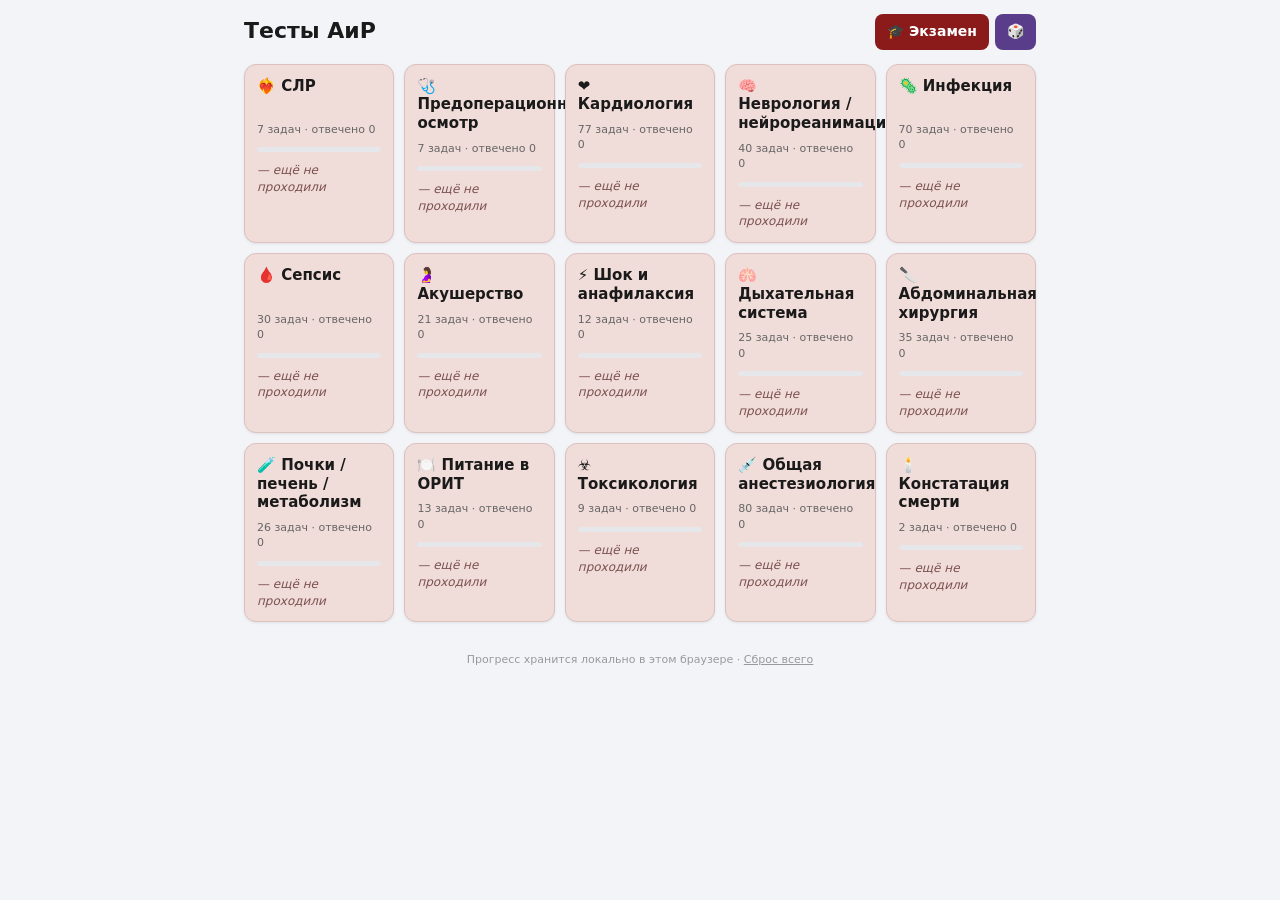
<file: index.html>
<!DOCTYPE html>
<html lang="ru"><head>
<meta charset="UTF-8">
<meta name="viewport" content="width=device-width, initial-scale=1, viewport-fit=cover">
<meta name="theme-color" content="#0066cc">
<link rel="manifest" href="manifest.webmanifest">
<link rel="apple-touch-icon" href="icons/icon-192.png">
<link rel="stylesheet" href="app.css">
<title>Тесты АиР</title>
</head><body>

<div class="head">
  <h1>Тесты АиР</h1>
  <div class="head-actions">
    <a href="exam.html" class="action-btn exam">🎓 Экзамен</a>
    <a href="exam.html?size=20" class="action-btn" style="background:#5a3d8a" title="Мини-экзамен: 20 случайных">🎲</a>
    <button id="exportBtn" class="action-btn" style="display:none;background:#555" onclick="exportOverrides()" title="Экспорт переносов и ловушек">💾</button>
    <button id="qrBtn" class="action-btn" style="display:none" onclick="showQR()" title="Показать QR">📤</button>
  </div>
</div>

<div class="grid" id="grid">Загрузка…</div>

<div id="qrModal" class="modal" onclick="if(event.target===this)hideQR()">
  <div class="modal-body">
    <h3>Ссылка на приложение</h3>
    <div class="qr-container" id="qrContainer"></div>
    <p id="qrUrl"></p>
    <button onclick="hideQR()">Закрыть</button>
  </div>
</div>

<footer>
  Прогресс хранится локально в этом браузере ·
  <a href="#" onclick="if(confirm('Сбросить ВЕСЬ прогресс: отвеченные задачи, историю тестов, экзаменов, переносы тем, ловушки?')){Object.keys(localStorage).filter(k=>k.startsWith('answered_')||k.startsWith('lastResult_')||k.startsWith('exam_')||k.startsWith('mini_')||k==='topicOverrides'||k==='traps').forEach(k=>localStorage.removeItem(k));location.reload()}return false" style="color:#999">Сброс всего</a>
</footer>

<script src="qrcode.min.js"></script>
<script src="app.js"></script>
<script>
registerSW();
const isAdmin = checkAdminGate();
if (isAdmin) {
  document.getElementById('qrBtn').style.display = 'inline-flex';
  document.getElementById('exportBtn').style.display = 'inline-flex';
}

function showQR(){
  const url = location.origin + location.pathname;
  const c = document.getElementById('qrContainer'); c.innerHTML='';
  new QRCode(c, { text: url, width: 260, height: 260, correctLevel: QRCode.CorrectLevel.M });
  document.getElementById('qrUrl').textContent = url;
  document.getElementById('qrModal').classList.add('show');
}
function hideQR(){ document.getElementById('qrModal').classList.remove('show') }

function exportOverrides(){
  const o = getOverrides();
  const traps = [...getTraps()];
  const data = { exported_at: new Date().toISOString(), overrides: o, traps };
  const blob = new Blob([JSON.stringify(data, null, 2)], {type:'application/json'});
  const url = URL.createObjectURL(blob);
  const a = document.createElement('a');
  a.href = url; a.download = 'overrides_' + new Date().toISOString().slice(0,10) + '.json';
  a.click(); URL.revokeObjectURL(url);
}

async function render(){
  const topics = await fetch('data/topics.json').then(r=>r.json());
  const allItems = await loadAllItems(topics);
  const counts = countPerTopic(allItems);
  const traps = getTraps();

  const tiles = topics.map(t=>{
    const total = counts[t.id] || 0;
    if (t.id === 'other' && total === 0) return '';
    const answeredIds = getAnswered(t.id);
    const currentIds = new Set(itemsForTopic(allItems, t.id).map(x=>x.id));
    let answered = 0, trapCount = 0;
    currentIds.forEach(id=>{
      if (answeredIds.has(id)) answered++;
      if (traps.has(id)) trapCount++;
    });
    const answeredPct = total ? Math.round(100*answered/total) : 0;
    const last = getLastResult(t.id);
    const tileClass = (last && last.pct >= 80) ? 'pass' : 'fail';
    const lastLine = last
      ? `<div class="tile-progress"><span>Посл. результат</span><span class="pct ${passClass(last.pct)}">${last.pct}%</span></div>`
      : `<div class="tile-progress" style="color:#7a5150;font-style:italic">— ещё не проходили</div>`;
    const trapLine = trapCount ? `<div style="font-size:11px;color:#8a6d00">🪤 ловушек: ${trapCount}</div>` : '';
    return `<a class="tile ${tileClass}" href="topic.html?id=${t.id}">
      <div class="tile-title">${t.emoji||''} ${t.name}</div>
      <div class="tile-count">${total} задач · отвечено ${answered}</div>
      <div class="mastered-bar"><div class="mastered-bar-fill" style="width:${answeredPct}%"></div></div>
      ${trapLine}
      ${lastLine}
    </a>`;
  }).filter(x=>x).join('');
  document.getElementById('grid').innerHTML = tiles;
}
render().catch(e=>{document.getElementById('grid').innerHTML='<div style="color:#c00">Ошибка: '+e.message+'</div>'});
</script>
</body></html>
</file>
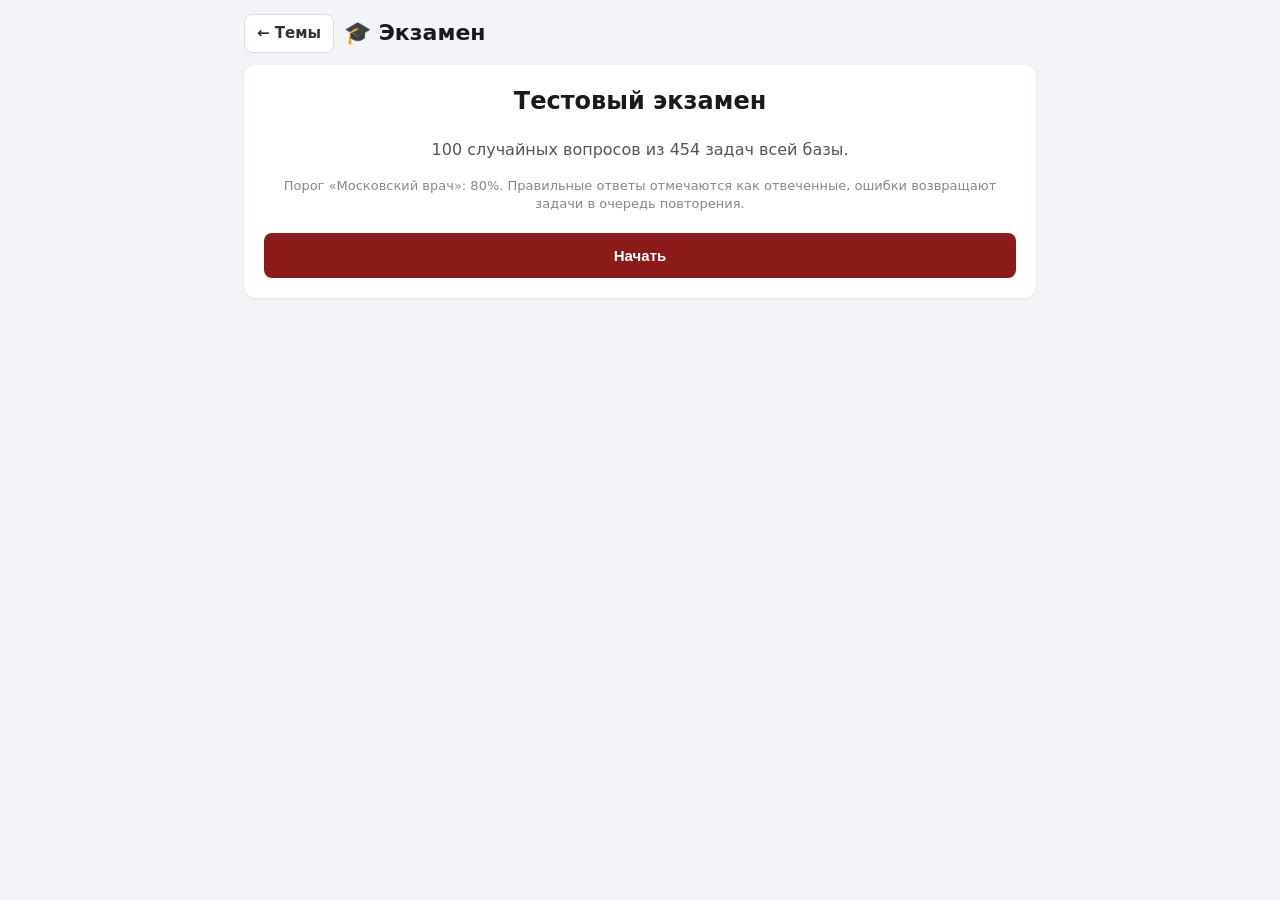
<file: exam.html>
<!DOCTYPE html>
<html lang="ru"><head>
<meta charset="UTF-8">
<meta name="viewport" content="width=device-width, initial-scale=1, viewport-fit=cover">
<meta name="theme-color" content="#0066cc">
<link rel="manifest" href="manifest.webmanifest">
<link rel="apple-touch-icon" href="icons/icon-192.png">
<link rel="stylesheet" href="app.css">
<title>Экзамен · Тесты АиР</title>
</head><body>

<div class="header">
  <a class="back" href="index.html">← Темы</a>
  <h1>🎓 Экзамен</h1>
</div>

<div id="topbarWrap" style="display:none">
  <div class="progress-wrap"><div class="progress-bar exam" id="pbar" style="width:0%"></div></div>
  <div class="topbar"><span id="progressText"></span><span id="scoreLive"></span></div>
</div>

<div id="stage">Загрузка…</div>

<script src="app.js"></script>
<script>
registerSW();

const params = new URLSearchParams(location.search);
const IS_MINI = params.get('size') === '20';
const EXAM_SIZE = IS_MINI ? 20 : 100;
const MIN_TOPIC_QS = 5;
const HISTORY_KEY = IS_MINI ? 'mini_history' : 'exam_history';

let TOPICS = [];
let ALL = [];
let deck = [], idx = 0, wrong = [], answered = false;
let currentEditingItem = null;

// Titles
document.title = (IS_MINI ? 'Мини-экзамен' : 'Экзамен') + ' · Тесты АиР';
document.querySelector('h1').textContent = IS_MINI ? '🎲 Мини-экзамен' : '🎓 Экзамен';

function loadHistory(){try{return JSON.parse(localStorage.getItem(HISTORY_KEY))||[]}catch(e){return []}}
function saveHistory(entry){
  const h = loadHistory(); h.unshift(entry);
  if(h.length>10) h.length=10;
  localStorage.setItem(HISTORY_KEY, JSON.stringify(h));
}

function showIntro(){
  const h = IS_MINI ? [] : loadHistory();
  let historyHtml = '';
  if(h.length){
    historyHtml = '<div class="stats-banner" style="flex-direction:column;align-items:stretch;gap:6px"><b style="text-align:left">Прошлые попытки:</b>';
    h.forEach(r=>{
      const c = passClass(r.pct);
      const d = new Date(r.date).toLocaleDateString('ru-RU',{day:'2-digit',month:'2-digit',hour:'2-digit',minute:'2-digit'});
      historyHtml += `<div style="display:flex;justify-content:space-between"><span>${d}</span><span class="${c}"><b>${r.right}/${r.total}</b> (${r.pct}%)</span></div>`;
    });
    historyHtml += '</div>';
  }
  const title = IS_MINI ? 'Мини-экзамен' : 'Тестовый экзамен';
  const desc = IS_MINI
    ? `20 случайных вопросов из ${ALL.length} задач всей базы. Быстрая проверка.`
    : `${Math.min(EXAM_SIZE, ALL.length)} случайных вопросов из ${ALL.length} задач всей базы.`;
  document.getElementById('stage').innerHTML = `
    ${historyHtml}
    <div class="result">
      <h2 style="margin-top:0">${title}</h2>
      <p style="color:#555">${desc}</p>
      <p style="color:#888;font-size:13px">Порог «Московский врач»: 80%. Правильные ответы отмечаются как отвеченные, ошибки возвращают задачи в очередь повторения.</p>
      <div class="nav" style="margin-top:20px">
        <button class="btn dark" onclick="startExam()">Начать</button>
      </div>
    </div>`;
}

function startExam(){
  document.getElementById('topbarWrap').style.display='block';
  const pool = shuffle([...ALL]);
  deck = pool.slice(0, Math.min(EXAM_SIZE, pool.length));
  idx=0; wrong=[]; render();
}

function updateProgress(){
  const pct=Math.round(100*idx/deck.length);
  document.getElementById('pbar').style.width=pct+'%';
  document.getElementById('progressText').textContent=`${idx+1} / ${deck.length}`;
  const right = idx - wrong.length;
  const c = idx>0 ? passClass(Math.round(100*right/idx)) : '';
  document.getElementById('scoreLive').innerHTML = idx>0 ? `<span class="${c}">✓ ${right} / ✗ ${wrong.length}</span>` : '';
}

function render(){
  answered=false;
  updateProgress();
  const item=deck[idx];
  currentEditingItem = item;
  const shuffled=shuffle([...item.opts]);
  const optsHtml=shuffled.map(o=>`<button class="opt" onclick="chooseQuiz(this)">${esc(o)}</button>`).join('');
  const badge = isTrap(item.id) ? '<span class="trap-badge" title="Помечен как ловушка">🪤 ловушка</span>' : '';
  document.getElementById('stage').innerHTML=`
    <div class="card">
      <div class="scen"><span id="trapBadgeSlot">${badge}</span>${esc(item.scen)}</div>
      <div class="q">${esc(item.q)}</div>
      <div>${optsHtml}</div>
      <div class="nav">
        <button class="btn yellow" id="nextBtn" onclick="skipQuiz()">Пропустить</button>
      </div>
    </div>`;
}

function onToggleTrap(){
  toggleTrap(currentEditingItem.id);
  const btn = document.querySelector('.trap-btn');
  const active = isTrap(currentEditingItem.id);
  btn.classList.toggle('active', active);
  btn.innerHTML = '🪤 ' + (active?'ловушка':'пометить');
  const slot = document.getElementById('trapBadgeSlot');
  if (slot) slot.innerHTML = active ? '<span class="trap-badge">🪤 ловушка</span>' : '';
}
function appendPostAnswerRow(){
  const item = currentEditingItem;
  const trapActive = isTrap(item.id) ? ' active' : '';
  const url = buildGoogleUrl(item);
  const html = `<div class="card-actions" style="margin-top:12px;justify-content:flex-start">
    <button class="trap-btn${trapActive}" onclick="onToggleTrap()">🪤 ${isTrap(item.id)?'ловушка':'пометить'}</button>
    <a class="google-btn" href="${url}" target="_blank" rel="noopener" title="Google AI">${GOOGLE_G_SVG}</a>
  </div>`;
  document.querySelector('.nav').insertAdjacentHTML('beforebegin', html);
}

function skipQuiz(){
  if(answered)return; answered=true;
  const item=deck[idx];
  document.querySelectorAll('.opt').forEach(b=>{
    b.classList.add('disabled');
    if(norm(b.textContent)===norm(item.correct))b.classList.add('correct');
  });
  markUnanswered(item._topic, item.id);
  wrong.push(idx);
  appendPostAnswerRow();
  toNextBtn();
}
function chooseQuiz(btn){
  if(answered)return; answered=true;
  const item=deck[idx];
  const chosen=btn.textContent;
  const isRight=norm(chosen)===norm(item.correct);
  document.querySelectorAll('.opt').forEach(b=>{
    b.classList.add('disabled');
    if(norm(b.textContent)===norm(item.correct))b.classList.add('correct');
  });
  if(isRight){ markAnswered(item._topic, item.id); }
  else { btn.classList.add('wrong'); markUnanswered(item._topic, item.id); wrong.push(idx); }
  appendPostAnswerRow();
  toNextBtn();
}
function toNextBtn(){
  const nb=document.getElementById('nextBtn');
  nb.classList.remove('yellow'); nb.classList.add('green');
  nb.textContent=idx===deck.length-1?'Результат':'Далее →';
  nb.onclick=advance;
}
function advance(){idx++;if(idx>=deck.length)finish();else render()}

function finish(){
  const total=deck.length, right=total-wrong.length, pct=Math.round(100*right/total);
  document.getElementById('pbar').style.width='100%';
  document.getElementById('progressText').textContent=`${total}/${total}`;
  // aggregate stats per topic and update lastResult per topic (if enough questions from topic)
  const byTopic = {};
  deck.forEach((item, i)=>{
    const t = item._topic;
    if (!byTopic[t]) byTopic[t] = {n:0, right:0};
    byTopic[t].n += 1;
    if (!wrong.includes(i)) byTopic[t].right += 1;
  });
  // Update per-topic lastResult only when >MIN_TOPIC_QS
  Object.entries(byTopic).forEach(([tid,st])=>{
    if (!IS_MINI && st.n > MIN_TOPIC_QS){
      const p = Math.round(100*st.right/st.n);
      setLastResult(tid, p);
    }
  });
  if (!IS_MINI) saveHistory({date:new Date().toISOString(), right, total, pct});
  showStats(byTopic, right, total, pct);
}

function showStats(byTopic, right, total, pct){
  const c = passClass(pct);
  const passed = pct>=80;
  const verdict = passed?'🏆 Сдано (≥80%)':'❌ Не сдано (<80%)';
  // build stats table
  const rows = Object.entries(byTopic).map(([tid, st])=>{
    const t = TOPICS.find(x=>x.id===tid);
    const name = t ? ((t.emoji||'') + ' ' + t.name) : tid;
    const topicPct = Math.round(100*st.right/st.n);
    const cls = st.n > MIN_TOPIC_QS ? passClass(topicPct) : 'neutral';
    const pctColor = st.n > MIN_TOPIC_QS ? passClass(topicPct) : '';
    return {name, n:st.n, right:st.right, pct:topicPct, cls, pctColor};
  }).sort((a,b)=>b.n-a.n);
  const rowsHtml = rows.map(r=>`
    <tr class="${r.cls}">
      <td>${r.name}</td>
      <td class="num">${r.right} / ${r.n}</td>
      <td class="pct ${r.pctColor}">${r.pct}%</td>
    </tr>`).join('');

  let errorsHtml = '';
  if (wrong.length){
    errorsHtml = '<div class="review"><h3>Ошибки (' + wrong.length + ')</h3>';
    wrong.forEach(i=>{
      const it = deck[i];
      const t = TOPICS.find(x=>x.id===it._topic);
      const topicLabel = t ? ((t.emoji||'')+' '+t.name) : it._topic;
      errorsHtml += `<div class="review-item">
        <div style="font-size:11px;color:#888;margin-bottom:4px">${topicLabel}</div>
        <b>${esc(it.q)}</b><br>
        <small style="color:#666">${esc(it.scen.slice(0,220))}${it.scen.length>220?'…':''}</small>
        <div class="ck">✓ ${esc(it.correct)}</div>
      </div>`;
    });
    errorsHtml += '</div>';
  } else {
    errorsHtml = '<div class="review empty"><h3>Ошибок нет 🎉</h3></div>';
  }

  const buttonsHtml = passed
    ? `<div class="nav"><a class="btn secondary" href="index.html">← К темам</a></div>`
    : `<div class="nav">
         <button class="btn dark" onclick="startExam()">Повторить</button>
         <a class="btn secondary" href="index.html">← К темам</a>
       </div>`;

  document.getElementById('stage').innerHTML = `
    <div class="result">
      <div class="score ${c}">${right} / ${total}</div>
      <div class="verdict">${verdict} · ${pct}%</div>
      ${buttonsHtml}
      <h3 style="text-align:left;margin-top:24px">По темам</h3>
      <p style="text-align:left;font-size:12px;color:#888;margin:0 0 8px">
        Цветом отмечены темы, где было больше ${MIN_TOPIC_QS} вопросов.
      </p>
      <table class="stats-table">
        <thead><tr><th>Тема</th><th style="text-align:right">Ответы</th><th style="text-align:right">%</th></tr></thead>
        <tbody>${rowsHtml}</tbody>
      </table>
      ${errorsHtml}
    </div>`;
}

// Load all topics: attach _topic to each item (respect overrides)
async function loadAll(){
  try {
    TOPICS = await fetch('data/topics.json').then(r=>r.json());
    const raw = await loadAllItems(TOPICS); // items with _origTopic
    // Apply overrides: set _topic = effectiveTopic
    ALL = raw.map(it => ({...it, _topic: effectiveTopic(it)}));
    showIntro();
  } catch(e){
    document.getElementById('stage').innerHTML='<div style="color:#c00">Ошибка: '+e.message+'</div>';
  }
}
loadAll();
</script>
</body></html>
</file>
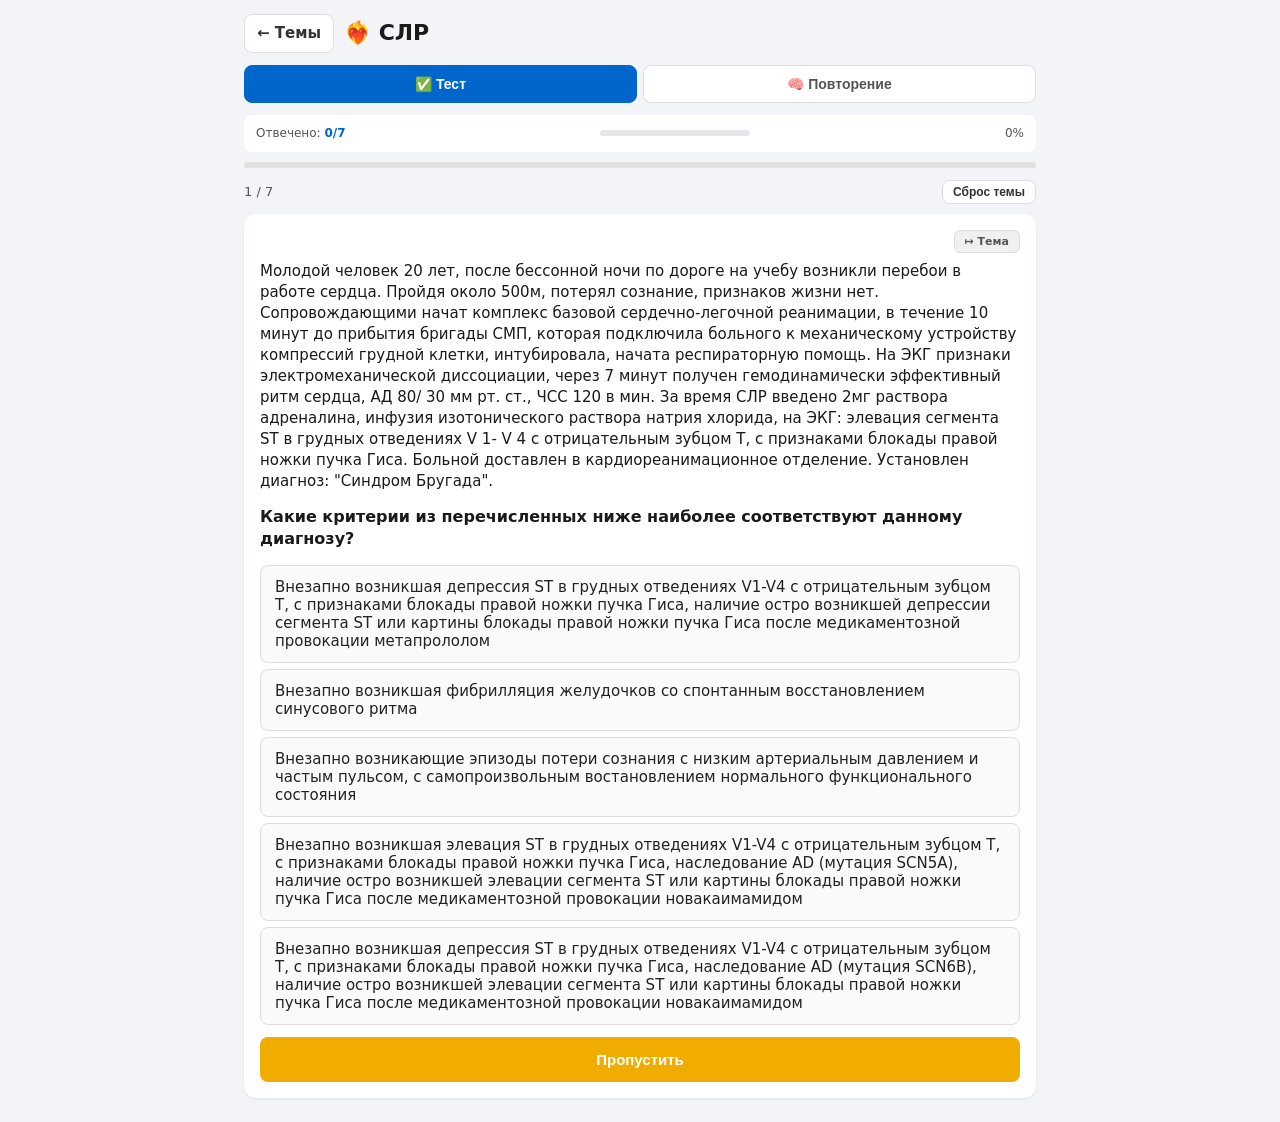
<file: topic.html>
<!DOCTYPE html>
<html lang="ru"><head>
<meta charset="UTF-8">
<meta name="viewport" content="width=device-width, initial-scale=1, viewport-fit=cover">
<meta name="theme-color" content="#0066cc">
<link rel="manifest" href="manifest.webmanifest">
<link rel="apple-touch-icon" href="icons/icon-192.png">
<link rel="stylesheet" href="app.css">
<title>Тема · Тесты АиР</title>
</head><body>

<div class="header">
  <a class="back" href="index.html">← Темы</a>
  <h1 id="title">…</h1>
</div>

<div class="modes">
  <button class="mode-btn active" id="modeQuiz" onclick="setMode('quiz')">✅ Тест</button>
  <button class="mode-btn" id="modeCram" onclick="setMode('cram')">🧠 Повторение</button>
</div>

<div class="stats-banner" id="statsBanner"></div>
<div class="progress-wrap"><div class="progress-bar" id="pbar" style="width:0%"></div></div>
<div class="topbar"><span id="progressText"></span><button class="action-btn ghost" style="padding:4px 10px;font-size:12px" onclick="resetTopic()">Сброс темы</button></div>

<div id="stage">Загрузка…</div>

<div id="moveModal" class="modal" onclick="if(event.target===this)hideMoveModal()">
  <div class="modal-body">
    <h3>Переместить в тему</h3>
    <div class="cur-topic" id="curTopicLine"></div>
    <select class="select-topic" id="targetTopic">
      <option value="">— выбери тему —</option>
    </select>
    <div class="modal-actions">
      <button class="btn-cancel" onclick="hideMoveModal()">Отмена</button>
      <button class="btn-primary" id="moveConfirmBtn" onclick="doMove()" disabled>Переместить</button>
    </div>
    <button class="btn-restore" id="restoreBtn" style="display:none" onclick="doRestore()">Вернуть на исходную</button>
  </div>
</div>

<script src="app.js"></script>
<script>
registerSW();

const params = new URLSearchParams(location.search);
const TOPIC_ID = params.get('id') || 'cpr';
let TOPICS = [];
let ALL_ITEMS_RAW = []; // all items across all topics with _origTopic
let TOPIC_ITEMS = [];   // items belonging to current effective topic
let TOPIC_NAME = '';
let mode='quiz', deck=[], idx=0, wrong=[], answered=false;
let currentEditingItem = null;

function recomputeTopicItems(){
  TOPIC_ITEMS = itemsForTopic(ALL_ITEMS_RAW, TOPIC_ID);
}

function refreshStatsBanner(){
  const total = TOPIC_ITEMS.length;
  const answeredIds = getAnswered(TOPIC_ID);
  const currentIds = new Set(TOPIC_ITEMS.map(x=>x.id));
  let answered = 0;
  answeredIds.forEach(id=>{ if(currentIds.has(id)) answered++; });
  const pct = total ? Math.round(100*answered/total) : 0;
  const last = getLastResult(TOPIC_ID);
  const lastHtml = last ? ` · Посл. результат: <span class="${passClass(last.pct)}"><b>${last.pct}%</b></span>` : '';
  document.getElementById('statsBanner').innerHTML = `
    <span>Отвечено: <span class="m-count">${answered}/${total}</span></span>
    <div class="bar-mini"><div style="width:${pct}%"></div></div>
    <span>${pct}%${lastHtml}</span>`;
}

function resetTopic(){
  if(!confirm('Сбросить весь прогресс по этой теме (отвеченные, последний результат)?')) return;
  localStorage.removeItem('answered_'+TOPIC_ID);
  localStorage.removeItem('lastResult_'+TOPIC_ID);
  refreshStatsBanner();
  setMode(mode);
}

function setMode(m){
  mode = m;
  document.getElementById('modeCram').classList.toggle('active', m==='cram');
  document.getElementById('modeQuiz').classList.toggle('active', m==='quiz');
  startRun(false);
}

function startRun(onlyWrong){
  let pool;
  if (onlyWrong && wrong.length){
    pool = wrong.map(i=>TOPIC_ITEMS[i]).filter(Boolean);
    pool = shuffle(pool);
  } else {
    // Both modes: unanswered first, then answered
    pool = orderedPool(TOPIC_ITEMS, TOPIC_ID);
  }
  if (!pool.length){
    document.getElementById('stage').innerHTML = '<div class="empty-state"><p>В теме нет задач.</p></div>';
    return;
  }
  deck = pool.map((item)=>({item, origIdx: TOPIC_ITEMS.indexOf(item)}));
  idx=0; wrong=[]; render();
}

function updateProgress(){
  const pct=Math.round(100*idx/deck.length);
  document.getElementById('pbar').style.width=pct+'%';
  document.getElementById('progressText').textContent=`${idx+1} / ${deck.length}`;
}

function changeTopicBtn(){
  return `<button class="change-topic-btn" onclick="showMoveModal()">↦ Тема</button>`;
}
function trapBadge(item){
  return isTrap(item.id) ? '<span class="trap-badge" title="Помечен как ловушка">🪤 ловушка</span>' : '';
}
function postAnswerRow(item){
  const trapActive = isTrap(item.id) ? ' active' : '';
  const url = buildGoogleUrl(item);
  return `<div class="card-actions" style="margin-top:12px;justify-content:flex-start">
    <button class="trap-btn${trapActive}" onclick="onToggleTrap()">🪤 ${isTrap(item.id)?'ловушка':'пометить'}</button>
    <a class="google-btn" href="${url}" target="_blank" rel="noopener" title="Спросить Google (AI Mode)">${GOOGLE_G_SVG}</a>
  </div>`;
}
function onToggleTrap(){
  toggleTrap(currentEditingItem.id);
  // rerender post-answer buttons
  const btn = document.querySelector('.trap-btn');
  const active = isTrap(currentEditingItem.id);
  btn.classList.toggle('active', active);
  btn.innerHTML = '🪤 ' + (active?'ловушка':'пометить');
  // also refresh badge in card top
  const badgeSlot = document.getElementById('trapBadgeSlot');
  if (badgeSlot) badgeSlot.innerHTML = trapBadge(currentEditingItem);
}

function render(){
  answered=false;
  updateProgress();
  const {item}=deck[idx];
  currentEditingItem = item;
  const stage=document.getElementById('stage');
  const header = `<div class="card-actions">${changeTopicBtn()}</div>`;
  const badge = `<span id="trapBadgeSlot">${trapBadge(item)}</span>`;
  if(mode==='cram'){
    stage.innerHTML=`
      <div class="card">
        ${header}
        <div class="scen">${badge}${esc(item.cram_key)}</div>
        <div class="q">${esc(item.cram_q)}</div>
        <div id="answerArea"></div>
        <div class="nav" id="cramNav">
          <button class="btn" onclick="revealCram()">Показать ответ</button>
        </div>
      </div>`;
  } else {
    const shuffled=shuffle([...item.opts]);
    const optsHtml=shuffled.map(o=>`<button class="opt" onclick="chooseQuiz(this)">${esc(o)}</button>`).join('');
    stage.innerHTML=`
      <div class="card">
        ${header}
        <div class="scen">${badge}${esc(item.scen)}</div>
        <div class="q">${esc(item.q)}</div>
        <div>${optsHtml}</div>
        <div class="nav">
          <button class="btn yellow" id="nextBtn" onclick="skipQuiz()">Пропустить</button>
        </div>
      </div>`;
  }
}

function revealCram(){
  const {item}=deck[idx];
  document.getElementById('answerArea').innerHTML=`<div class="answer-reveal">${esc(item.correct)}</div>` + postAnswerRow(item);
  document.getElementById('cramNav').innerHTML=`
    <button class="btn red" onclick="rateCram(false)">Не помню</button>
    <button class="btn green" onclick="rateCram(true)">Помню</button>`;
}
function rateCram(ok){
  const {item}=deck[idx];
  if(ok){ markAnswered(TOPIC_ID, item.id); }
  else  { markUnanswered(TOPIC_ID, item.id); wrong.push(deck[idx].origIdx); }
  advance();
}

function skipQuiz(){
  if(answered)return; answered=true;
  const {item}=deck[idx];
  document.querySelectorAll('.opt').forEach(b=>{
    b.classList.add('disabled');
    if(norm(b.textContent)===norm(item.correct))b.classList.add('correct');
  });
  markUnanswered(TOPIC_ID, item.id);
  wrong.push(deck[idx].origIdx);
  appendPostAnswerRow();
  toNextBtn();
}
function chooseQuiz(btn){
  if(answered)return; answered=true;
  const {item}=deck[idx];
  const chosen=btn.textContent;
  const isRight=norm(chosen)===norm(item.correct);
  document.querySelectorAll('.opt').forEach(b=>{
    b.classList.add('disabled');
    if(norm(b.textContent)===norm(item.correct))b.classList.add('correct');
  });
  if(isRight){ markAnswered(TOPIC_ID, item.id); }
  else { btn.classList.add('wrong'); markUnanswered(TOPIC_ID, item.id); wrong.push(deck[idx].origIdx); }
  appendPostAnswerRow();
  toNextBtn();
}
function appendPostAnswerRow(){
  const item = deck[idx].item;
  const nav = document.querySelector('.nav');
  nav.insertAdjacentHTML('beforebegin', postAnswerRow(item));
}
function toNextBtn(){
  const nb=document.getElementById('nextBtn');
  nb.classList.remove('yellow'); nb.classList.add('green');
  nb.textContent=idx===deck.length-1?'Результат':'Далее →';
  nb.onclick=advance;
}
function advance(){idx++;if(idx>=deck.length)finish();else render()}

function finish(){
  const total=deck.length, right=total-wrong.length, pct=Math.round(100*right/total);
  if (mode==='quiz'){ setLastResult(TOPIC_ID, pct); }
  refreshStatsBanner();
  document.getElementById('pbar').style.width='100%';
  document.getElementById('progressText').textContent=`${total}/${total}`;
  const c=passClass(pct); const passed = pct>=80;
  const verdict = passed?'🏆 Сдано (≥80%)':'❌ Не сдано (<80%)';
  let reviewHtml='';
  if(wrong.length){
    reviewHtml='<div class="review"><h3>Ошибки</h3>';
    wrong.forEach(i=>{
      const it=TOPIC_ITEMS[i];
      if(!it) return;
      reviewHtml+=`<div class="review-item"><b>${esc(it.cram_q||it.q)}</b><br><small style="color:#666">${esc((it.cram_key||it.scen).slice(0,250))}</small><div class="ck">✓ ${esc(it.correct)}</div></div>`;
    });
    reviewHtml+='</div>';
  } else {
    reviewHtml='<div class="review empty"><h3>Ошибок нет 🎉</h3></div>';
  }
  const modeLabel = mode==='cram' ? 'Повторение' : 'Тест';
  const buttonsHtml = passed
    ? `<div class="nav"><a class="btn secondary" href="index.html">← К темам</a></div>`
    : `<div class="nav">
         <button class="btn" onclick="startRun(false)">Повторить</button>
         <a class="btn secondary" href="index.html">← К темам</a>
       </div>`;
  document.getElementById('stage').innerHTML=`
    <div class="result">
      <div style="color:#666;font-size:13px">${modeLabel}</div>
      <div class="score ${c}">${right} / ${total}</div>
      <div class="verdict">${verdict} · ${pct}%</div>
      ${buttonsHtml}
      ${reviewHtml}
    </div>`;
}

// --- Move modal ---
function showMoveModal(){
  const item = currentEditingItem;
  const eff = effectiveTopic(item);
  const overrides = getOverrides();
  const hasOverride = overrides[item.id];
  const curT = TOPICS.find(x=>x.id===eff);
  document.getElementById('curTopicLine').textContent = 'Сейчас: ' + (curT?curT.emoji+' '+curT.name:eff);
  const sel = document.getElementById('targetTopic');
  sel.innerHTML = '<option value="">— выбери тему —</option>' +
    TOPICS.filter(t=>t.id!==eff).map(t=>`<option value="${t.id}">${t.emoji||''} ${t.name}</option>`).join('');
  document.getElementById('moveConfirmBtn').disabled = true;
  sel.onchange = ()=>{ document.getElementById('moveConfirmBtn').disabled = !sel.value };
  document.getElementById('restoreBtn').style.display = hasOverride ? 'block' : 'none';
  if (hasOverride){
    const orig = TOPICS.find(x=>x.id===item._origTopic);
    document.getElementById('restoreBtn').textContent = 'Вернуть на исходную (' + (orig?orig.name:item._origTopic) + ')';
  }
  document.getElementById('moveModal').classList.add('show');
}
function hideMoveModal(){ document.getElementById('moveModal').classList.remove('show') }
function doMove(){
  const item = currentEditingItem;
  const target = document.getElementById('targetTopic').value;
  if (!target) return;
  setOverride(item.id, target, TOPICS);
  hideMoveModal();
  // Задача переехала — пересчитываем и убираем её из текущей темы
  recomputeTopicItems();
  refreshStatsBanner();
  // Уберём из текущего deck и покажем следующую (или финиш)
  deck = deck.filter((d,i)=>i<=idx?d:d.item.id!==item.id?d:null).filter(Boolean);
  // Если текущий элемент был удалён из TOPIC_ITEMS (перенос), просто идём дальше
  if (idx >= deck.length) finish();
  else render();
}
function doRestore(){
  const item = currentEditingItem;
  clearOverride(item.id, TOPICS);
  hideMoveModal();
  recomputeTopicItems();
  refreshStatsBanner();
  // если задача была в этой теме через override и теперь ушла — advance
  const stillHere = TOPIC_ITEMS.some(x=>x.id===item.id);
  if (!stillHere){
    deck = deck.filter((d,i)=>d.item.id!==item.id);
    if (idx >= deck.length) finish();
    else render();
  }
}

// bootstrap
(async ()=>{
  try {
    TOPICS = await fetch('data/topics.json').then(r=>r.json());
    const t = TOPICS.find(x=>x.id===TOPIC_ID);
    TOPIC_NAME = t ? t.name : TOPIC_ID;
    document.title = TOPIC_NAME + ' — АиР';
    document.getElementById('title').textContent = (t?.emoji||'') + ' ' + TOPIC_NAME;
    ALL_ITEMS_RAW = await loadAllItems(TOPICS);
    recomputeTopicItems();
    refreshStatsBanner();
    setMode('quiz');
  } catch(e){
    document.getElementById('stage').innerHTML='<div style="color:#c00">Ошибка: '+e.message+'</div>';
  }
})();
</script>
</body></html>
</file>
<file: app.css>
*{box-sizing:border-box;-webkit-tap-highlight-color:transparent}
body{font-family:-apple-system,system-ui,sans-serif;max-width:820px;margin:0 auto;padding:14px;background:#f2f4f7;color:#1a1a1a;line-height:1.4}
h1{font-size:22px;margin:0}
.head{display:flex;align-items:center;justify-content:space-between;gap:8px;margin-bottom:14px;flex-wrap:wrap}
.head-actions{display:flex;gap:6px}
.action-btn{background:#0066cc;color:#fff;border:none;border-radius:8px;padding:8px 12px;font-size:14px;font-weight:600;cursor:pointer;text-decoration:none;display:inline-flex;align-items:center;gap:4px}
.action-btn.exam{background:#8b1a1a}
.action-btn.ghost{background:#fff;color:#333;border:1.5px solid #ddd}

/* Tiles */
.grid{display:grid;grid-template-columns:repeat(auto-fill,minmax(150px,1fr));gap:10px}
.tile{background:#f0dcd8;border:1px solid #dcc1bd;border-radius:12px;padding:12px;box-shadow:0 1px 3px rgba(0,0,0,.08);text-decoration:none;color:inherit;display:flex;flex-direction:column;gap:8px;transition:transform .1s}
.tile:active{transform:scale(.97)}
.tile.pass{background:#e8efe4;border-color:#c7d3bd}
.tile-title{font-weight:600;font-size:15px;line-height:1.25;min-height:2.5em}
.tile-count{font-size:11px;color:#666}
.tile-progress{font-size:12px;color:#555;display:flex;justify-content:space-between;align-items:center;margin-top:2px}
.tile-progress .pct{font-weight:700}
.pct.pass, .txt-pass{color:#28a745}
.pct.fail, .txt-fail{color:#c0392b}
.mastered-bar{height:5px;background:#e5e7eb;border-radius:3px;overflow:hidden;margin-top:2px}
.mastered-bar-fill{height:100%;background:#28a745;transition:width .3s}

/* Topic / exam pages */
.header{display:flex;align-items:center;gap:10px;margin-bottom:12px}
.back{background:#fff;border:1.5px solid #ddd;border-radius:8px;padding:8px 12px;font-size:15px;font-weight:600;cursor:pointer;color:#333;text-decoration:none}
.modes{display:flex;gap:6px;margin-bottom:12px}
.mode-btn{flex:1;padding:10px;background:#fff;border:1.5px solid #ddd;border-radius:8px;font-size:14px;font-weight:600;cursor:pointer;color:#555}
.mode-btn.active{background:#0066cc;color:#fff;border-color:#0066cc}
.mode-btn:disabled{opacity:.5;cursor:not-allowed}
.progress-wrap{height:6px;background:#e0e0e0;border-radius:3px;margin-bottom:12px;overflow:hidden}
.progress-bar{height:100%;background:#0066cc;transition:width .3s}
.progress-bar.exam{background:#8b1a1a}
.topbar{display:flex;justify-content:space-between;align-items:center;margin-bottom:10px;font-size:13px;color:#555;flex-wrap:wrap;gap:8px}
/* Card change-topic btn */
.card{background:#fff;border-radius:12px;padding:16px;box-shadow:0 1px 3px rgba(0,0,0,.08);margin-bottom:10px}
.card-actions{display:flex;justify-content:flex-end;gap:6px;margin-bottom:8px;flex-wrap:wrap}
.change-topic-btn,.trap-btn,.google-btn{background:#f0f0f0;color:#555;border:1px solid #ddd;border-radius:6px;padding:4px 10px;font-size:11px;font-weight:600;cursor:pointer;font-family:inherit;display:inline-flex;align-items:center;gap:4px}
.change-topic-btn:active,.trap-btn:active,.google-btn:active{background:#e0e0e0}
.trap-btn.active{background:#fff3cd;border-color:#f0c040;color:#8a6d00}
.google-btn{background:#fff;padding:3px 8px}
.trap-badge{display:inline-block;font-size:11px;background:#fff3cd;color:#8a6d00;border:1px solid #f0c040;border-radius:6px;padding:2px 6px;margin-right:6px;font-weight:600}
.scen{font-size:15px;margin-bottom:14px;white-space:pre-wrap}
.q{font-weight:600;font-size:16px;margin-bottom:14px}
.answer-reveal{background:#f0f7ff;border-left:4px solid #0066cc;padding:12px 14px;margin:14px 0;font-weight:700;font-size:16px;border-radius:4px}
.opt{display:block;width:100%;text-align:left;padding:12px 14px;margin:6px 0;background:#fafafa;border:1.5px solid #ddd;border-radius:8px;font-size:15px;cursor:pointer;font-family:inherit;color:#222}
.opt.correct{background:#d4edda;border-color:#28a745}
.opt.wrong{background:#f8d7da;border-color:#dc3545}
.opt.disabled{cursor:default}
.nav{display:flex;gap:8px;margin-top:12px}
.btn{flex:1;padding:14px;color:#fff;border:none;border-radius:8px;font-size:15px;font-weight:600;cursor:pointer;background:#0066cc;text-decoration:none;text-align:center;display:inline-flex;align-items:center;justify-content:center}
.btn.secondary{background:#666}
.btn.green{background:#28a745}
.btn.red{background:#dc3545}
.btn.yellow{background:#f0ad00;color:#fff}
.btn.dark{background:#8b1a1a}
.btn:disabled{opacity:.5;cursor:not-allowed}

/* Stats banner on topic page */
.stats-banner{background:#fff;border-radius:8px;padding:10px 12px;font-size:12px;color:#555;margin-bottom:10px;display:flex;justify-content:space-between;align-items:center;gap:10px}
.stats-banner .m-count{font-weight:700;color:#0066cc}
.stats-banner .bar-mini{flex:1;height:6px;background:#e5e7eb;border-radius:3px;overflow:hidden;max-width:150px}
.stats-banner .bar-mini > div{height:100%;background:#28a745}

/* Result screen */
.result{background:#fff;border-radius:12px;padding:20px;text-align:center;box-shadow:0 1px 3px rgba(0,0,0,.08)}
.score{font-size:40px;font-weight:700;margin:12px 0}
.score.pass{color:#28a745}
.score.fail{color:#c0392b}
.verdict{font-size:15px;color:#555;margin-bottom:14px}
.review{text-align:left;margin-top:20px}
.review.empty{text-align:center}
.review.empty h3{color:#28a745;font-size:18px;margin:20px 0}
.review-item{border-left:4px solid #dc3545;padding:10px 12px;margin:8px 0;background:#fff5f5;border-radius:4px;font-size:14px}
.review-item .ck{color:#28a745;margin-top:6px;font-weight:600}

/* Stats page (post-exam) */
.stats-table{width:100%;border-collapse:collapse;margin:16px 0;font-size:14px;background:#fff;border-radius:8px;overflow:hidden}
.stats-table th, .stats-table td{padding:10px 12px;text-align:left;border-bottom:1px solid #eee}
.stats-table th{background:#f5f7f9;font-size:12px;color:#666;text-transform:uppercase}
.stats-table td.num{text-align:right;font-variant-numeric:tabular-nums}
.stats-table td.pct{font-weight:700;text-align:right}
.stats-table tr.pass{background:#e8efe4}
.stats-table tr.fail{background:#f0dcd8}
.stats-table tr.neutral{background:#fff}

/* Modal */
.modal{position:fixed;inset:0;background:rgba(0,0,0,.6);display:none;align-items:center;justify-content:center;z-index:100;padding:20px}
.modal.show{display:flex}
.modal-body{background:#fff;border-radius:12px;padding:20px;max-width:340px;width:100%;text-align:center}
.modal-body h3{margin:0 0 12px;font-size:18px}
.modal-body .qr-container{background:#fff;padding:12px;border-radius:8px;display:flex;justify-content:center;margin-bottom:12px}
.modal-body p{font-size:13px;color:#666;margin:8px 0;word-break:break-all}
.modal-body button{margin-top:12px;padding:10px 20px;background:#666;color:#fff;border:none;border-radius:8px;font-weight:600;cursor:pointer;width:100%}
.modal-body .select-topic{width:100%;padding:10px;border:1.5px solid #ddd;border-radius:8px;font-size:15px;margin:8px 0;font-family:inherit;background:#fff}
.modal-body .modal-actions{display:flex;gap:6px;margin-top:12px}
.modal-body .modal-actions button{flex:1;margin-top:0}
.modal-body .btn-primary{background:#0066cc}
.modal-body .btn-cancel{background:#666}
.modal-body .btn-restore{background:#fff;color:#333;border:1.5px solid #ccc;margin-top:8px;font-size:13px}
.modal-body .cur-topic{font-size:12px;color:#888;margin-bottom:6px}

/* Empty state (all mastered) */
.empty-state{background:#e8efe4;border:1px solid #c7d3bd;border-radius:12px;padding:28px 20px;text-align:center;color:#3c5f37}
.empty-state h3{margin:0 0 10px;font-size:20px}
.empty-state p{margin:6px 0;font-size:14px}

footer{margin-top:20px;padding:10px;text-align:center;font-size:11px;color:#999}
</file>
